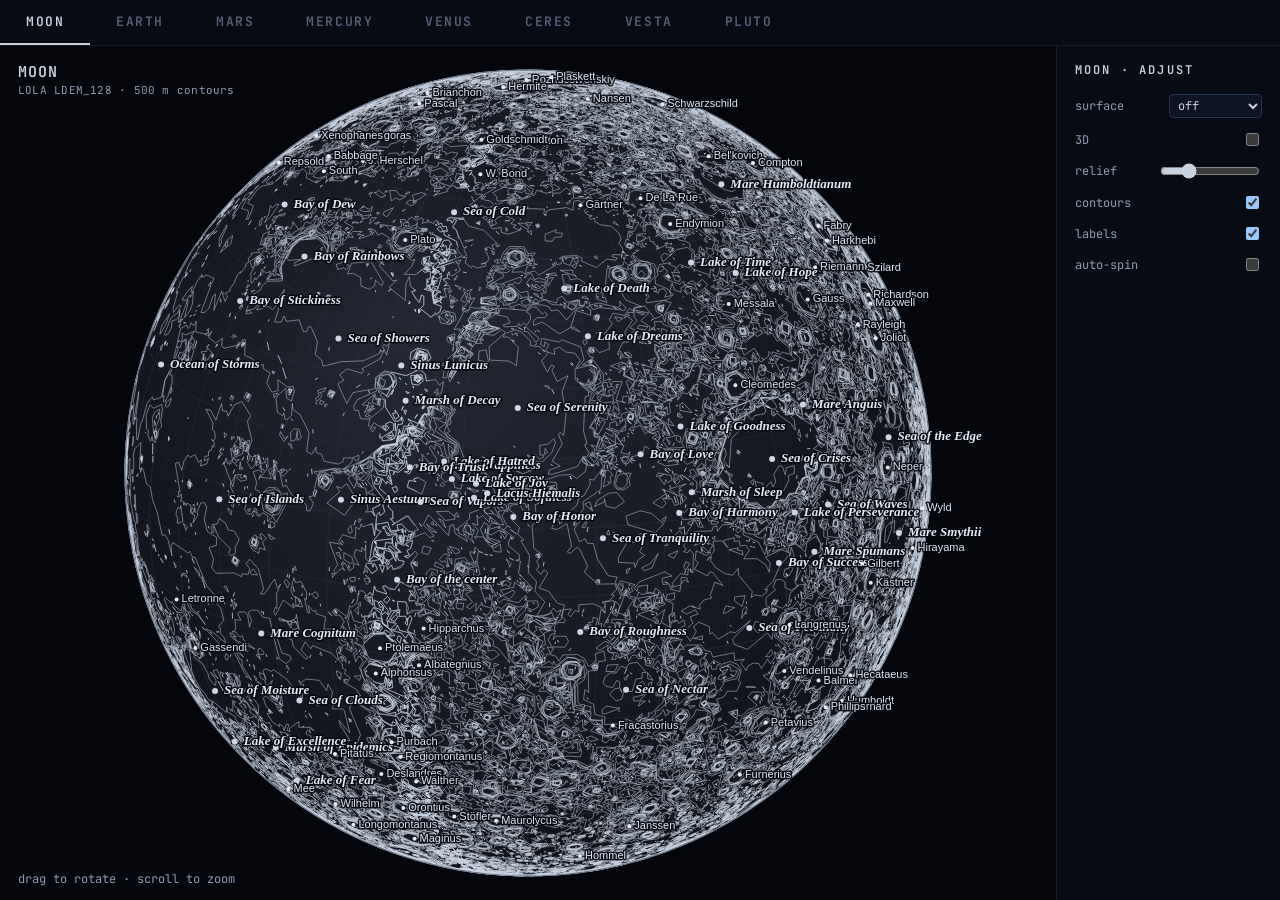
<file: index.html>
<!doctype html>
<html lang="en">
  <head>
    <meta charset="utf-8" />
    <meta name="viewport" content="width=device-width, initial-scale=1" />
    <title>Planeteria — Contour Globes &amp; Maps of Eight Worlds</title>
    <meta
      name="description"
      content="Interactive contour globes and flat maps for the Moon, Earth, Mars, Mercury, Venus, Ceres, Vesta and Pluto, built from real planetary elevation models."
    />
    <meta
      name="keywords"
      content="planetary science, digital elevation model, DEM, contour map, globe, Moon, Earth, Mars, Mercury, Venus, Ceres, Vesta, Pluto, WebGL, d3, topography, cartography"
    />
    <meta name="author" content="Melvin Chia" />
    <meta name="robots" content="index, follow" />
    <meta name="theme-color" content="#04060c" />
    <link rel="canonical" href="https://melvinchia3636.github.io/planeteria/" />
    <link
      rel="icon"
      href="data:image/svg+xml,%3Csvg%20xmlns='http://www.w3.org/2000/svg'%20viewBox='0%200%2024%2024'%3E%3Cpath%20d='M0%200h24v24H0z'%20fill='none'/%3E%3Cg%20fill='none'%20stroke='%23c9d3e0'%20stroke-linecap='round'%20stroke-linejoin='round'%20stroke-width='2'%3E%3Ccircle%20cx='12'%20cy='12'%20r='8'/%3E%3Cpath%20d='M8.399%204.849C5.372%202.582%202.972%201.489%202.23%202.23c-1.174%201.174%202.248%206.5%207.643%2011.895c5.396%205.395%2010.722%208.817%2011.895%207.643c.431-.43.243-1.421-.435-2.769'/%3E%3C/g%3E%3C/svg%3E"
    />

    <meta property="og:type" content="website" />
    <meta property="og:site_name" content="Planeteria" />
    <meta
      property="og:title"
      content="Planeteria — Contour Globes &amp; Maps of Eight Worlds"
    />
    <meta
      property="og:description"
      content="Interactive contour globes and flat maps for eight worlds, built from real planetary elevation models."
    />
    <meta
      property="og:url"
      content="https://melvinchia3636.github.io/planeteria/"
    />
    <meta
      property="og:image"
      content="https://melvinchia3636.github.io/planeteria/og.jpg"
    />
    <meta property="og:image:type" content="image/jpeg" />
    <meta property="og:image:width" content="1200" />
    <meta property="og:image:height" content="630" />
    <meta
      property="og:image:alt"
      content="Planeteria — contour globes and maps of eight worlds"
    />

    <meta name="twitter:card" content="summary_large_image" />
    <meta
      name="twitter:title"
      content="Planeteria — Contour Globes &amp; Maps of Eight Worlds"
    />
    <meta
      name="twitter:description"
      content="Interactive contour globes and flat maps for eight worlds, built from real planetary elevation models."
    />
    <meta
      name="twitter:image"
      content="https://melvinchia3636.github.io/planeteria/og.jpg"
    />
    <meta
      name="twitter:image:alt"
      content="Planeteria — contour globes and maps of eight worlds"
    />

    <script type="application/ld+json">
      {
        "@context": "https://schema.org",
        "@type": "WebSite",
        "name": "Planeteria",
        "url": "https://melvinchia3636.github.io/planeteria/",
        "description": "Interactive contour globes and flat maps for eight worlds, built from real planetary elevation models.",
        "image": "https://melvinchia3636.github.io/planeteria/og.jpg",
        "author": { "@type": "Person", "name": "Melvin Chia" },
        "about": [
          "Moon",
          "Earth",
          "Mars",
          "Mercury",
          "Venus",
          "Ceres",
          "Vesta",
          "Pluto"
        ]
      }
    </script>
    <link rel="preconnect" href="https://fonts.googleapis.com" />
    <link rel="preconnect" href="https://fonts.gstatic.com" crossorigin />
    <link
      href="https://fonts.googleapis.com/css2?family=JetBrains+Mono:ital,wght@0,400;0,600;1,400&display=swap"
      rel="stylesheet"
    />
    <link rel="stylesheet" href="style.css" />
  </head>
  <body>
    <div id="tabs"></div>
    <div id="main">
      <div id="app"></div>
      <aside id="sidebar">
        <h2 id="sidebar-title"></h2>
        <div id="sidebar-controls">
          <div class="controls">
            <label
              >surface
              <select class="surfacemode">
                <option value="off" selected>off</option>
                <option value="photo">photo</option>
                <option value="elev">elevation</option>
              </select></label
            >
            <label>3D <input type="checkbox" class="terrainbox" /></label>
            <label
              >relief
              <input
                type="range"
                class="vexag"
                min="0"
                max="4"
                step="0.25"
                value="1"
            /></label>
            <label
              >contours <input type="checkbox" class="contourbox" checked
            /></label>
            <label
              >labels <input type="checkbox" class="labelbox" checked
            /></label>
            <label>auto-spin <input type="checkbox" class="spinbox" /></label>
          </div>
        </div>
      </aside>
    </div>

    <script src="d3.min.js"></script>
    <script src="app.js"></script>
  </body>
</html>
</file>
<file: style.css>
:root {
  color-scheme: dark;
}
html,
body {
  margin: 0;
  height: 100%;
  background: #04060c;
  overflow: hidden;
}
body {
  display: flex;
  flex-direction: column;
}
#tabs {
  display: flex;
  flex: 0 0 auto;
  background: #070b13;
  border-bottom: 1px solid rgba(255, 255, 255, 0.07);
}
#tabs button {
  appearance: none;
  background: none;
  border: none;
  cursor: pointer;
  padding: 13px 26px;
  font:
    600 13px "JetBrains Mono",
    ui-monospace,
    Menlo,
    monospace;
  letter-spacing: 0.12em;
  color: #55627a;
  border-bottom: 2px solid transparent;
}
#tabs button:hover {
  color: #8a99b3;
}
#tabs button.active {
  color: var(--accent, #d7dfea);
  border-color: var(--accent, #8a99b3);
}
#main {
  position: relative;
  flex: 1 1 auto;
  min-height: 0;
  display: flex;
}
#app {
  position: relative;
  flex: 1 1 auto;
  min-width: 0;
}
#sidebar {
  flex: 0 0 224px;
  box-sizing: border-box;
  padding: 16px 18px;
  background: #070b13;
  border-left: 1px solid rgba(255, 255, 255, 0.07);
  overflow-y: auto;
}
#sidebar h2 {
  margin: 0 0 16px;
  font:
    600 12px "JetBrains Mono",
    ui-monospace,
    Menlo,
    monospace;
  letter-spacing: 0.18em;
  color: var(--accent, #9fd0ff);
}
.panel {
  position: absolute;
  inset: 0;
  display: none;
  overflow: hidden;
}
.panel.active {
  display: block;
}
.panel h1 {
  position: absolute;
  top: 16px;
  left: 18px;
  margin: 0;
  z-index: 2;
  font:
    600 15px/1.4 "JetBrains Mono",
    ui-monospace,
    Menlo,
    monospace;
  letter-spacing: 0.06em;
  color: var(--accent);
  pointer-events: none;
}
.panel h1 small {
  display: block;
  font-weight: 400;
  font-size: 11px;
  letter-spacing: 0.02em;
  color: var(--dim);
}
canvas {
  display: block;
}
.gl {
  position: absolute;
  inset: 0;
  z-index: 0;
}
.ov {
  position: absolute;
  inset: 0;
  z-index: 1;
  cursor: grab;
  touch-action: none;
}
.ov:active {
  cursor: grabbing;
}
.controls {
  position: static;
  display: flex;
  flex-direction: column;
  gap: 12px;
  color: var(--dim, #8f9bb3);
  font:
    12px "JetBrains Mono",
    ui-monospace,
    Menlo,
    monospace;
  user-select: none;
}
.controls label {
  cursor: pointer;
  display: flex;
  align-items: center;
  justify-content: space-between;
  gap: 10px;
}
.controls select {
  background: #0d1524;
  color: var(--accent, #cdd6e4);
  border: 1px solid #24344d;
  border-radius: 4px;
  padding: 2px 4px;
  font: inherit;
}
.controls input[type="range"] {
  width: 100px;
  accent-color: var(--accent, #6fb4ff);
}
.hint {
  position: absolute;
  left: 18px;
  bottom: 12px;
  z-index: 2;
  color: var(--dim);
  font:
    12px/1.5 "JetBrains Mono",
    ui-monospace,
    Menlo,
    monospace;
  pointer-events: none;
}
.loader {
  position: absolute;
  inset: 0;
  z-index: 1;
  display: none;
  flex-direction: column;
  align-items: center;
  justify-content: center;
  gap: 18px;
  background: #04060c;
}
.panel.loading .loader {
  display: flex;
}
.panel.loading .hint {
  display: none;
}
.loader .ring {
  width: 40px;
  height: 40px;
  border-radius: 50%;
  border: 2px solid rgba(255, 255, 255, 0.1);
  border-top-color: var(--accent, #c9d3e0);
  animation: spin 0.9s linear infinite;
}
.loader .lbl {
  font:
    600 11px "JetBrains Mono",
    ui-monospace,
    Menlo,
    monospace;
  letter-spacing: 0.22em;
  color: var(--dim);
}
@keyframes spin {
  to {
    transform: rotate(360deg);
  }
}
@media (prefers-reduced-motion: reduce) {
  .loader .ring {
    animation-duration: 2.4s;
  }
}

/* ---- responsive: narrower sidebars, then stacked controls ---- */
@media (max-width: 900px) {
  #sidebar {
    flex-basis: 190px;
    padding: 12px 14px;
  }
  #tabs button {
    padding: 12px 18px;
  }
  .panel h1 {
    font-size: 13px;
  }
}

@media (max-width: 700px) {
  #main {
    flex-direction: column;
  }
  #sidebar {
    flex: 0 0 auto;
    width: 100%;
    max-height: 32vh;
    padding: 10px 14px 12px;
    border-left: none;
    border-top: 1px solid rgba(255, 255, 255, 0.07);
  }
  #sidebar h2 {
    margin: 0 0 10px;
    font-size: 10px;
    letter-spacing: 0.16em;
  }
  .controls {
    display: grid;
    grid-template-columns: repeat(auto-fit, minmax(150px, 1fr));
    gap: 8px 16px;
    font-size: 11px;
  }
  .controls label {
    gap: 6px;
  }
  .controls select {
    font-size: 11px;
  }
  .controls input[type="range"] {
    width: 84px;
  }
  #tabs {
    overflow-x: auto;
    scrollbar-width: none;
  }
  #tabs::-webkit-scrollbar {
    display: none;
  }
  #tabs button {
    flex: 0 0 auto;
    padding: 11px 14px;
    font-size: 11px;
    letter-spacing: 0.08em;
  }
  .panel h1 {
    top: 10px;
    left: 12px;
    font-size: 12px;
  }
  .panel h1 small {
    font-size: 9px;
  }
  .hint {
    display: none;
  }
}

@media (max-width: 420px) {
  #sidebar {
    max-height: 28vh;
  }
  .controls {
    gap: 6px 12px;
  }
  .panel h1 small {
    display: none;
  }
}
</file>
